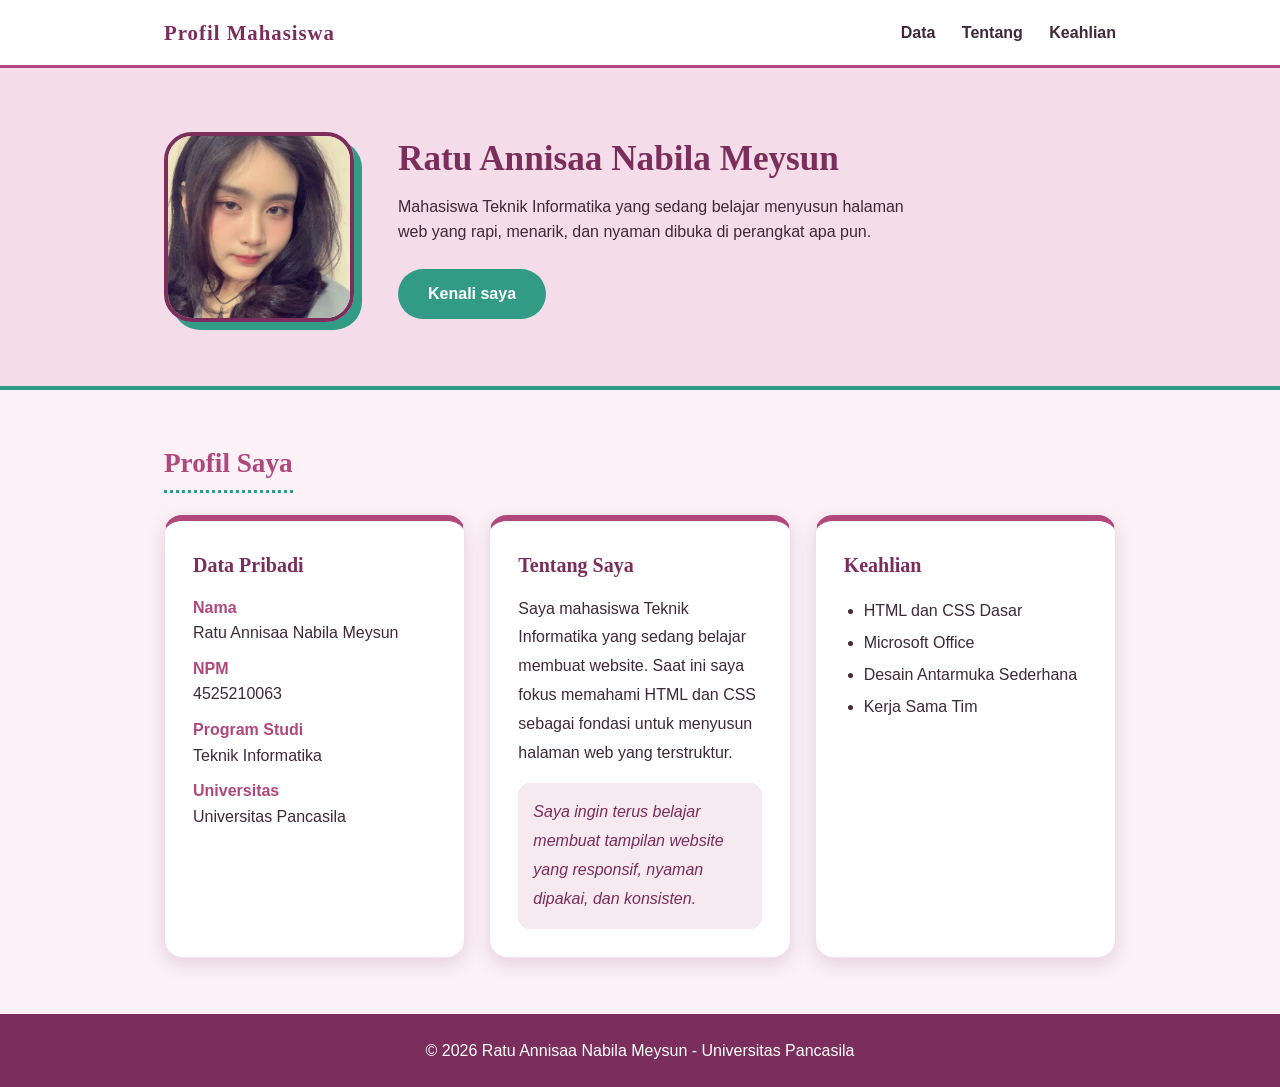
<file: pertemuan-4-tugasprak/index.html>
<!DOCTYPE html>
<html lang="id">
<head>
  <meta charset="UTF-8">
  <meta name="viewport" content="width=device-width, initial-scale=1.0">
  <meta name="description" content="Halaman profil Ratu Annisaa Nabila Meysun, mahasiswa Teknik Informatika Universitas Pancasila.">
  <title>Profil Mahasiswa - Pertemuan 4</title>
  <link rel="stylesheet" href="style.css">
</head>
<body>

  <!-- HEADER -->
  <header class="header">
    <div class="container header__inner">
      <a href="#beranda" class="logo">Profil Mahasiswa</a>
      <nav class="nav" aria-label="Navigasi utama">
        <a href="#data">Data</a>
        <a href="#tentang">Tentang</a>
        <a href="#keahlian">Keahlian</a>
      </nav>
    </div>
  </header>

  <main>

    <!-- HERO -->
    <section class="hero" id="beranda">
      <div class="container hero__inner">
        <img class="hero__foto" src="img/ratu.jpg" alt="Foto profil Ratu Annisaa Nabila Meysun" width="190" height="190">
        <div class="hero__teks">
          <h1>Ratu Annisaa Nabila Meysun</h1>
          <p>Mahasiswa Teknik Informatika yang sedang belajar menyusun halaman web yang rapi, menarik, dan nyaman dibuka di perangkat apa pun.</p>
          <a href="#tentang" class="btn">Kenali saya</a>
        </div>
      </div>
    </section>

    <!-- PROFIL: 3 card -->
    <section class="section" id="data">
      <div class="container">
        <h2 class="section-title">Profil Saya</h2>
        <div class="cards">

          <article class="card">
            <h3>Data Pribadi</h3>
            <dl class="data">
              <dt>Nama</dt>
              <dd>Ratu Annisaa Nabila Meysun</dd>
              <dt>NPM</dt>
              <dd>4525210063</dd>
              <dt>Program Studi</dt>
              <dd>Teknik Informatika</dd>
              <dt>Universitas</dt>
              <dd>Universitas Pancasila</dd>
            </dl>
          </article>

          <article class="card" id="tentang">
            <h3>Tentang Saya</h3>
            <p>
              Saya mahasiswa Teknik Informatika yang sedang belajar membuat website. Saat ini saya fokus
              memahami HTML dan CSS sebagai fondasi untuk menyusun halaman web yang terstruktur.
            </p>
            <p class="quote">
              Saya ingin terus belajar membuat tampilan website yang responsif, nyaman dipakai, dan konsisten.
            </p>
          </article>

          <article class="card" id="keahlian">
            <h3>Keahlian</h3>
            <ul class="skills">
              <li>HTML dan CSS Dasar</li>
              <li>Microsoft Office</li>
              <li>Desain Antarmuka Sederhana</li>
              <li>Kerja Sama Tim</li>
            </ul>
          </article>

        </div>
      </div>
    </section>

  </main>

  <!-- FOOTER -->
  <footer class="footer">
    <div class="container">
      <p>&copy; 2026 Ratu Annisaa Nabila Meysun - Universitas Pancasila</p>
    </div>
  </footer>

</body>
</html>
</file>
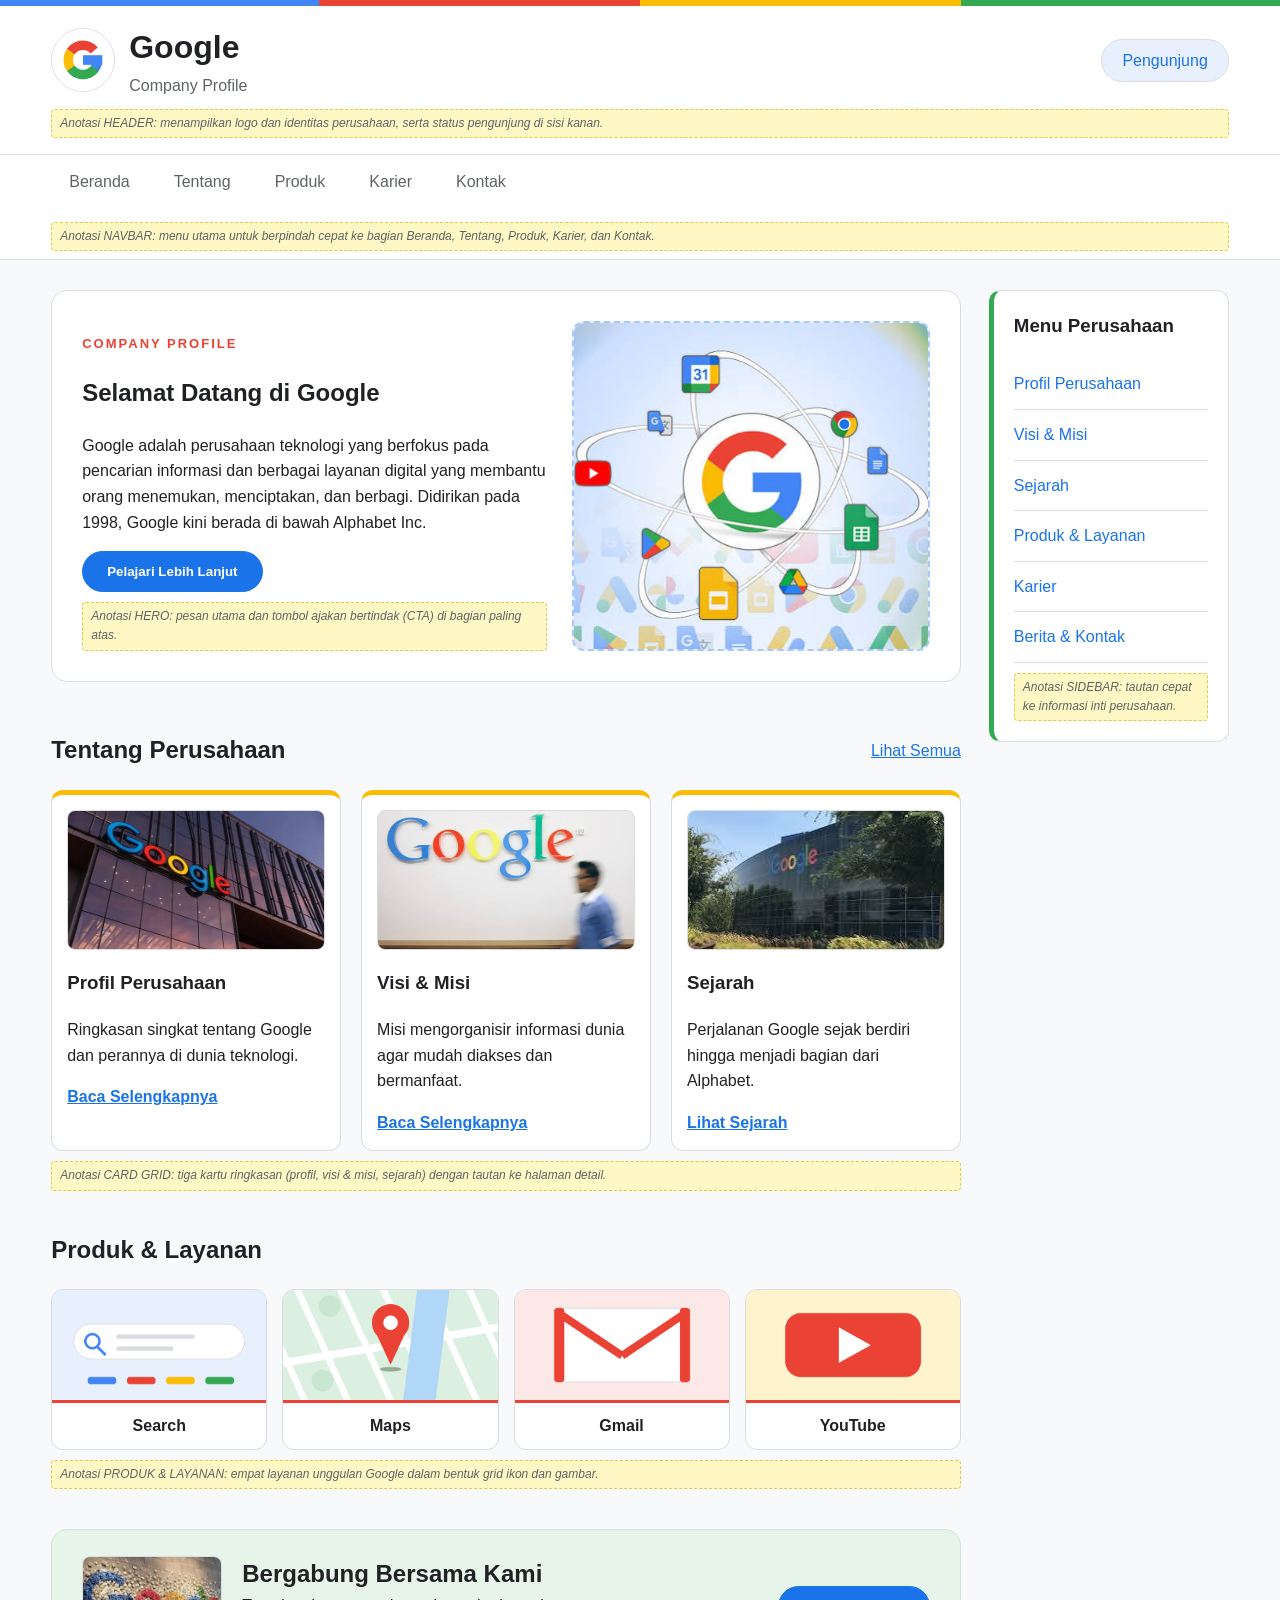
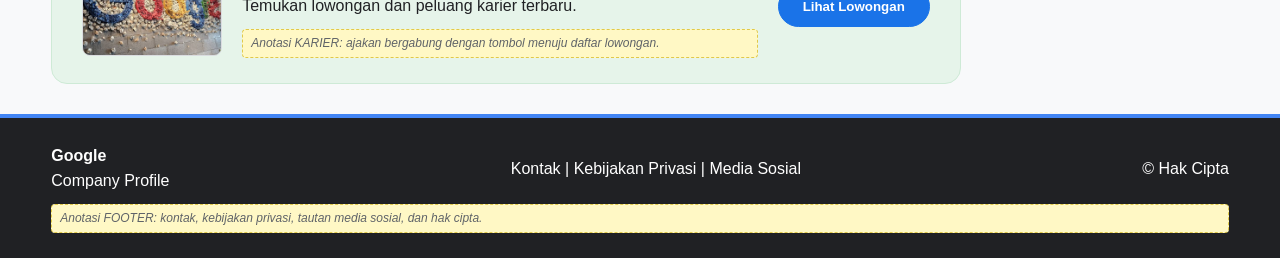
<file: pertemuan-5-tugasprak/index.html>
<!DOCTYPE html>
<html lang="id">
<head>
    <meta charset="UTF-8">
    <meta name="viewport" content="width=device-width, initial-scale=1.0">
    <title>Wireframe Company Profile Google</title>
    <link rel="stylesheet" href="css/style.css">
</head>
<body>

    <!-- Header -->
    <header>
        <div class="container header-wrapper">
            <div class="brand">
                <img class="logo" src="images/logo.png" alt="Logo Google">
                <div>
                    <h1>Google</h1>
                    <p>Company Profile</p>
                </div>
            </div>
            <div class="profile">
                Pengunjung
            </div>
        </div>
        <div class="container">
            <p class="note">Anotasi HEADER: menampilkan logo dan identitas perusahaan, serta status pengunjung di sisi kanan.</p>
        </div>
    </header>

    <!-- Navigation -->
    <nav>
        <div class="container nav-wrapper">
            <a href="#beranda">Beranda</a>
            <a href="#tentang">Tentang</a>
            <a href="#produk">Produk</a>
            <a href="#karier">Karier</a>
            <a href="#kontak">Kontak</a>
        </div>
        <div class="container">
            <p class="note">Anotasi NAVBAR: menu utama untuk berpindah cepat ke bagian Beranda, Tentang, Produk, Karier, dan Kontak.</p>
        </div>
    </nav>

    <!-- Main -->
    <main class="container main-layout">

        <!-- Sidebar -->
        <aside class="sidebar">
            <h3>Menu Perusahaan</h3>
            <a href="#tentang">Profil Perusahaan</a>
            <a href="#tentang">Visi &amp; Misi</a>
            <a href="#tentang">Sejarah</a>
            <a href="#produk">Produk &amp; Layanan</a>
            <a href="#karier">Karier</a>
            <a href="#kontak">Berita &amp; Kontak</a>
            <p class="note">Anotasi SIDEBAR: tautan cepat ke informasi inti perusahaan.</p>
        </aside>

        <!-- Main Content -->
        <section class="content">

            <!-- Hero -->
            <section id="beranda" class="hero">
                <div class="hero-text">
                    <p class="label">COMPANY PROFILE</p>
                    <h2>Selamat Datang di Google</h2>
                    <p>
                        Google adalah perusahaan teknologi yang berfokus pada
                        pencarian informasi dan berbagai layanan digital yang
                        membantu orang menemukan, menciptakan, dan berbagi.
                        Didirikan pada 1998, Google kini berada di bawah
                        Alphabet Inc.
                    </p>
                    <button>
                        Pelajari Lebih Lanjut
                    </button>
                    <p class="note">Anotasi HERO: pesan utama dan tombol ajakan bertindak (CTA) di bagian paling atas.</p>
                </div>
                <div class="hero-image">
                    <img src="images/hero.png" alt="Banner Google">
                </div>
            </section>

            <!-- Tentang -->
            <section id="tentang">
                <div class="section-title">
                    <h2>Tentang Perusahaan</h2>
                    <a href="#">Lihat Semua</a>
                </div>
                <div class="card-grid">
                    <article class="card">
                        <div class="card-image">
                            <img src="images/profil.png" alt="Profil Perusahaan">
                        </div>
                        <h3>Profil Perusahaan</h3>
                        <p>
                            Ringkasan singkat tentang Google dan perannya di dunia teknologi.
                        </p>
                        <a href="#">Baca Selengkapnya</a>
                    </article>
                    <article class="card">
                        <div class="card-image">
                            <img src="images/visi-misi.png" alt="Visi dan Misi">
                        </div>
                        <h3>Visi &amp; Misi</h3>
                        <p>
                            Misi mengorganisir informasi dunia agar mudah diakses dan bermanfaat.
                        </p>
                        <a href="#">Baca Selengkapnya</a>
                    </article>
                    <article class="card">
                        <div class="card-image">
                            <img src="images/sejarah.jpg" alt="Sejarah Perusahaan">
                        </div>
                        <h3>Sejarah</h3>
                        <p>
                            Perjalanan Google sejak berdiri hingga menjadi bagian dari Alphabet.
                        </p>
                        <a href="#">Lihat Sejarah</a>
                    </article>
                </div>
                <p class="note">Anotasi CARD GRID: tiga kartu ringkasan (profil, visi &amp; misi, sejarah) dengan tautan ke halaman detail.</p>
            </section>

            <!-- Produk -->
            <section id="produk" class="layanan">
                <h2>Produk &amp; Layanan</h2>
                <div class="layanan-grid">
                    <div class="layanan-item">
                        <img src="images/search.png" alt="Google Search">
                        <span>Search</span>
                    </div>
                    <div class="layanan-item">
                        <img src="images/maps.png" alt="Google Maps">
                        <span>Maps</span>
                    </div>
                    <div class="layanan-item">
                        <img src="images/gmail.png" alt="Gmail">
                        <span>Gmail</span>
                    </div>
                    <div class="layanan-item">
                        <img src="images/youtube.png" alt="YouTube">
                        <span>YouTube</span>
                    </div>
                </div>
                <p class="note">Anotasi PRODUK &amp; LAYANAN: empat layanan unggulan Google dalam bentuk grid ikon dan gambar.</p>
            </section>

            <!-- Karier -->
            <section id="karier" class="karier">
                <img class="karier-image" src="images/karier.png" alt="Karier di Google">
                <div class="karier-text">
                    <h2>Bergabung Bersama Kami</h2>
                    <p>Temukan lowongan dan peluang karier terbaru.</p>
                    <p class="note">Anotasi KARIER: ajakan bergabung dengan tombol menuju daftar lowongan.</p>
                </div>
                <button>
                    Lihat Lowongan
                </button>
            </section>
        </section>
    </main>

    <!-- Footer -->
    <footer id="kontak">
        <div class="container footer-wrapper">
            <div>
                <strong>Google</strong>
                <p>Company Profile</p>
            </div>
            <div>
                Kontak | Kebijakan Privasi | Media Sosial
            </div>
            <div>
                &copy; Hak Cipta
            </div>
        </div>
        <div class="container">
            <p class="note">Anotasi FOOTER: kontak, kebijakan privasi, tautan media sosial, dan hak cipta.</p>
        </div>
    </footer>

</body>
</html>
</file>
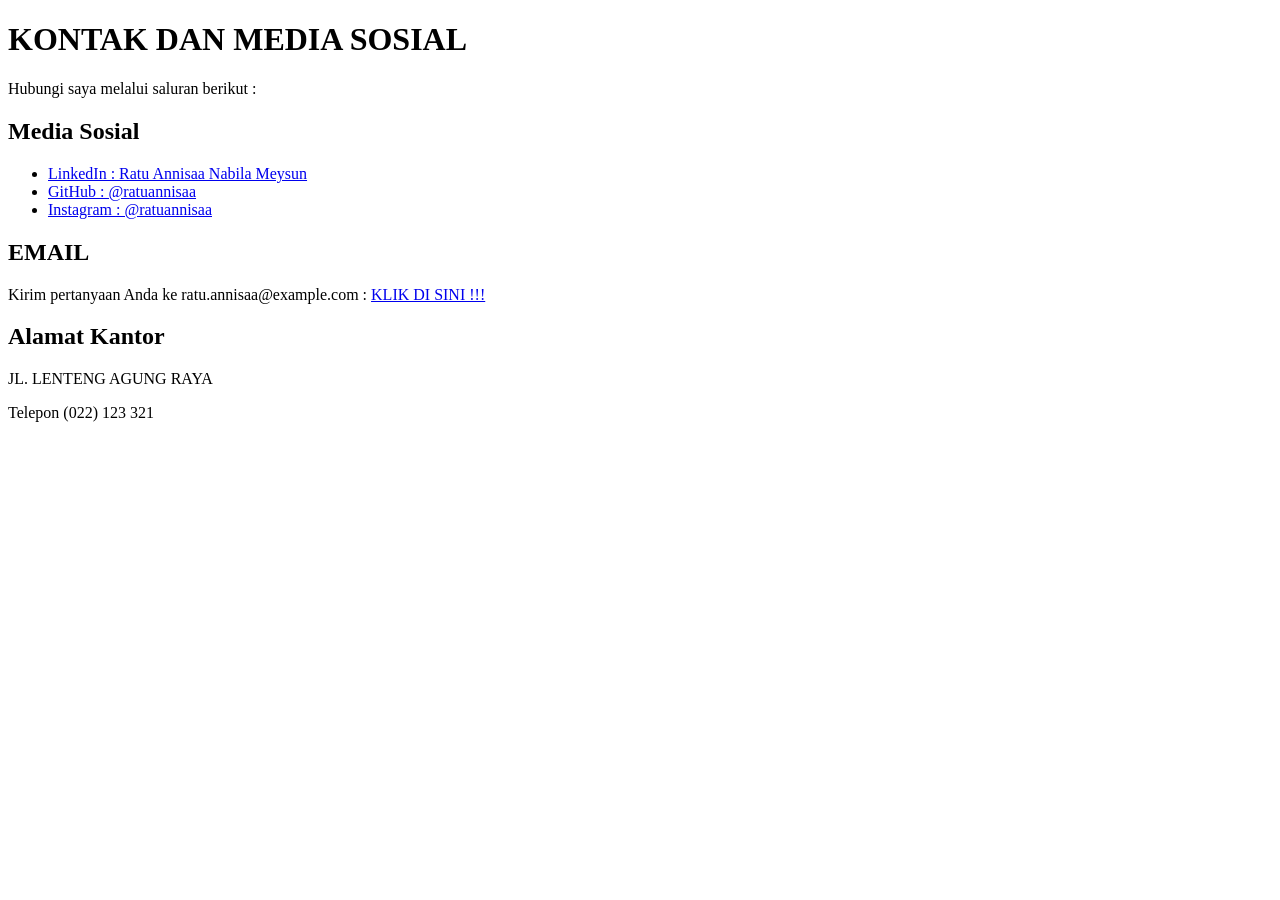
<file: pertemuan1-2-prakdw-4525210063-RatuAnnisaaNabilaMeysun/index.html>
<!DOCTYPE html>
<html lang="id">
<head>
    <meta charset="UTF-8">
    <meta name="viewport" content="width=device-width, initial-scale=1.0">
    <title>Kontak dan Media Sosial</title>
</head>
<body>
    <h1>KONTAK DAN MEDIA SOSIAL</h1>
    <p>Hubungi saya melalui saluran berikut :</p>

    <h2>Media Sosial</h2>
    <ul>
        <li><a href="https://www.linkedin.com/" target="_blank">LinkedIn : Ratu Annisaa Nabila Meysun</a></li>
        <li><a href="https://github.com/" target="_blank">GitHub : @ratuannisaa</a></li>
        <li><a href="https://www.instagram.com/" target="_blank">Instagram : @ratuannisaa</a></li>
    </ul>

    <h2>EMAIL</h2>
    <p>Kirim pertanyaan Anda ke ratu.annisaa@example.com : <a href="mailto:ratu.annisaa@example.com">KLIK DI SINI !!!</a></p>

    <h2>Alamat Kantor</h2>
    <p>JL. LENTENG AGUNG RAYA</p>
    <p>Telepon (022) 123 321</p>
</body>
</html>
</file>
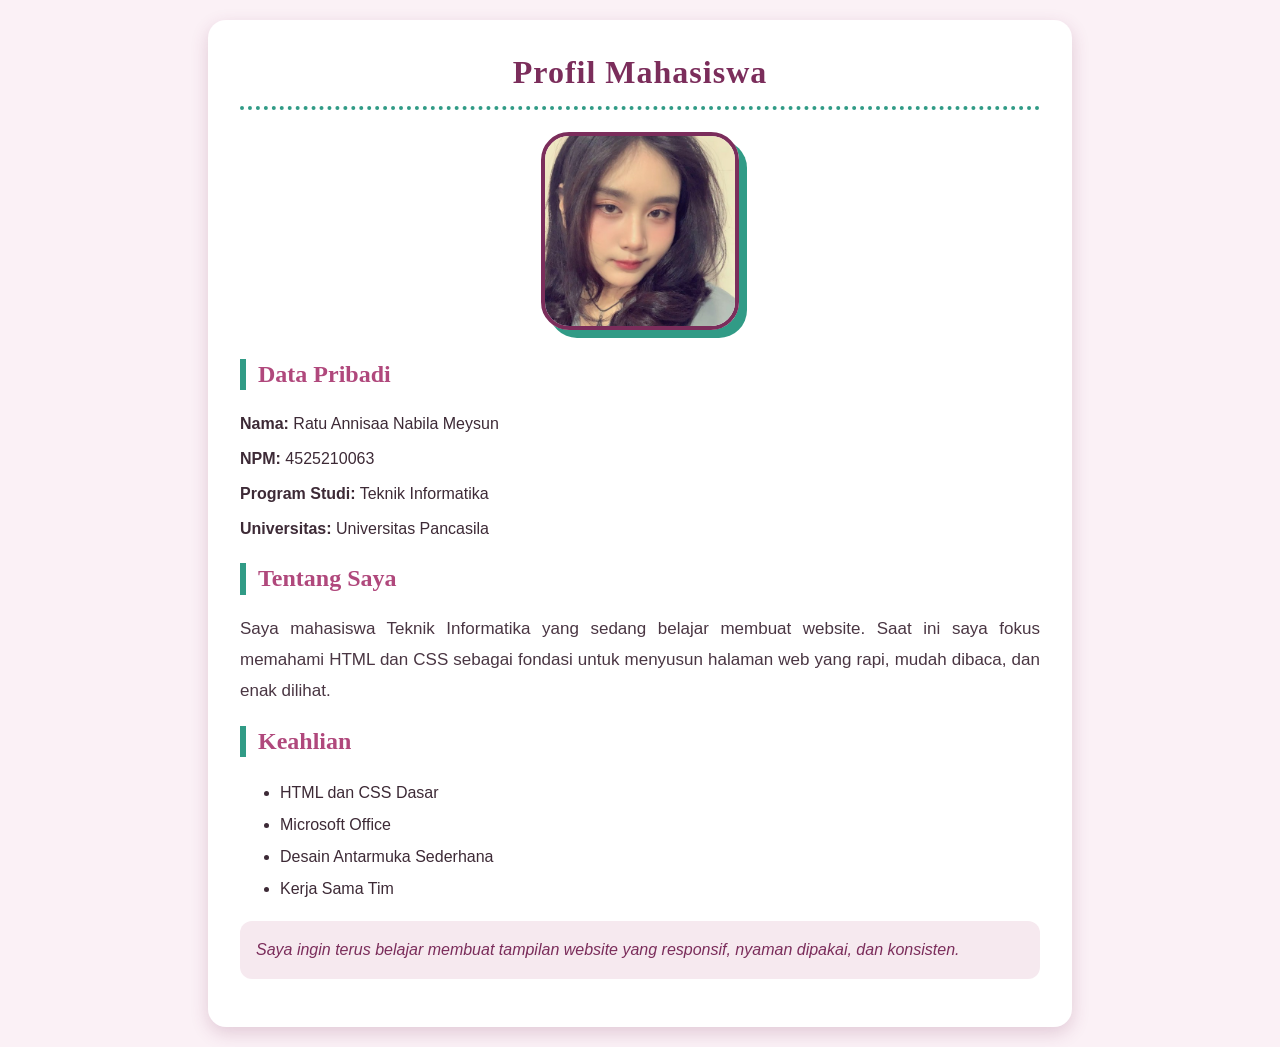
<file: pertemuan3-prakdw-4525210063-Ratu-Annisaa-Nabila-Meysun/index.html>
<!DOCTYPE html>
<html lang="id">
<head>
  <meta charset="UTF-8">
  <meta name="viewport" content="width=device-width, initial-scale=1.0">
  <title>Profil Mahasiswa - Pertemuan 3</title>
</head>
<body style="
  font-family: Verdana, Geneva, sans-serif;
  background-color: #fbf1f6;
  margin: 0;
  padding: 20px;
  line-height: 1.6;
">

  <!-- Kartu utama -->
  <div style="
    max-width: 800px;
    margin: 0 auto;
    background-color: #ffffff;
    padding: 32px;
    border-radius: 18px;
    box-shadow: 0 6px 18px rgba(123, 45, 91, 0.2);
  ">

    <!-- Judul Utama -->
    <h1 style="
      font-family: 'Palatino Linotype', 'Book Antiqua', Palatino, serif;
      color: #7b2d5b;
      font-size: 32px;
      font-weight: bold;
      text-align: center;
      text-transform: capitalize;
      letter-spacing: 1px;
      line-height: 1.3;
      margin: 0 0 10px 0;
      padding-bottom: 12px;
      border-bottom: 4px dotted hsl(168, 52%, 40%);
    ">
      Profil Mahasiswa
    </h1>

    <!-- Foto Profil -->
    <div style="text-align: center; margin: 22px 0;">
      <img src="img/ratu.jpg" alt="Foto Profil Ratu Annisaa Nabila Meysun" width="190" style="
        max-width: 60%;
        height: auto;
        border-radius: 28px;
        border: 4px solid #7b2d5b;
        box-shadow: 8px 8px 0 hsl(168, 52%, 40%);
      ">
    </div>

    <!-- Data Pribadi -->
    <h2 style="font-family: Palatino Linotype, Book Antiqua, Palatino, serif; color: rgb(176, 72, 124); font-size: 24px; line-height: 1.3; border-left: 6px solid hsl(168, 52%, 40%); padding-left: 12px;">
      Data Pribadi
    </h2>
    <p style="color: #3d2a36; font-size: 16px; line-height: 1.8; margin: 6px 0;">
      <strong>Nama:</strong> Ratu Annisaa Nabila Meysun
    </p>
    <p style="color: #3d2a36; font-size: 16px; line-height: 1.8; margin: 6px 0;">
      <strong>NPM:</strong> 4525210063
    </p>
    <p style="color: #3d2a36; font-size: 16px; line-height: 1.8; margin: 6px 0;">
      <strong>Program Studi:</strong> Teknik Informatika
    </p>
    <p style="color: #3d2a36; font-size: 16px; line-height: 1.8; margin: 6px 0;">
      <strong>Universitas:</strong> Universitas Pancasila
    </p>

    <!-- Tentang Saya -->
    <h2 style="font-family: Palatino Linotype, Book Antiqua, Palatino, serif; color: rgb(176, 72, 124); font-size: 24px; line-height: 1.3; border-left: 6px solid hsl(168, 52%, 40%); padding-left: 12px;">
      Tentang Saya
    </h2>
    <p style="
      color: #4a3643;
      font-size: 17px;
      line-height: 1.8;
      text-align: justify;
    ">
      Saya mahasiswa Teknik Informatika yang sedang belajar membuat website. Saat ini saya fokus
      memahami HTML dan CSS sebagai fondasi untuk menyusun halaman web yang rapi, mudah dibaca,
      dan enak dilihat.
    </p>

    <!-- Keahlian -->
    <h2 style="font-family: Palatino Linotype, Book Antiqua, Palatino, serif; color: rgb(176, 72, 124); font-size: 24px; line-height: 1.3; border-left: 6px solid hsl(168, 52%, 40%); padding-left: 12px;">
      Keahlian
    </h2>
    <ul style="color: #3d2a36; font-size: 16px; line-height: 2;">
      <li>HTML dan CSS Dasar</li>
      <li>Microsoft Office</li>
      <li>Desain Antarmuka Sederhana</li>
      <li>Kerja Sama Tim</li>
    </ul>

    <!-- Kutipan minat -->
    <p style="
      background-color: rgba(176, 72, 124, 0.12);
      color: #7b2d5b;
      padding: 16px;
      font-size: 16px;
      font-style: italic;
      border-radius: 12px;
    ">
      Saya ingin terus belajar membuat tampilan website yang responsif, nyaman dipakai, dan konsisten.
    </p>

  </div>

</body>
</html>
</file>
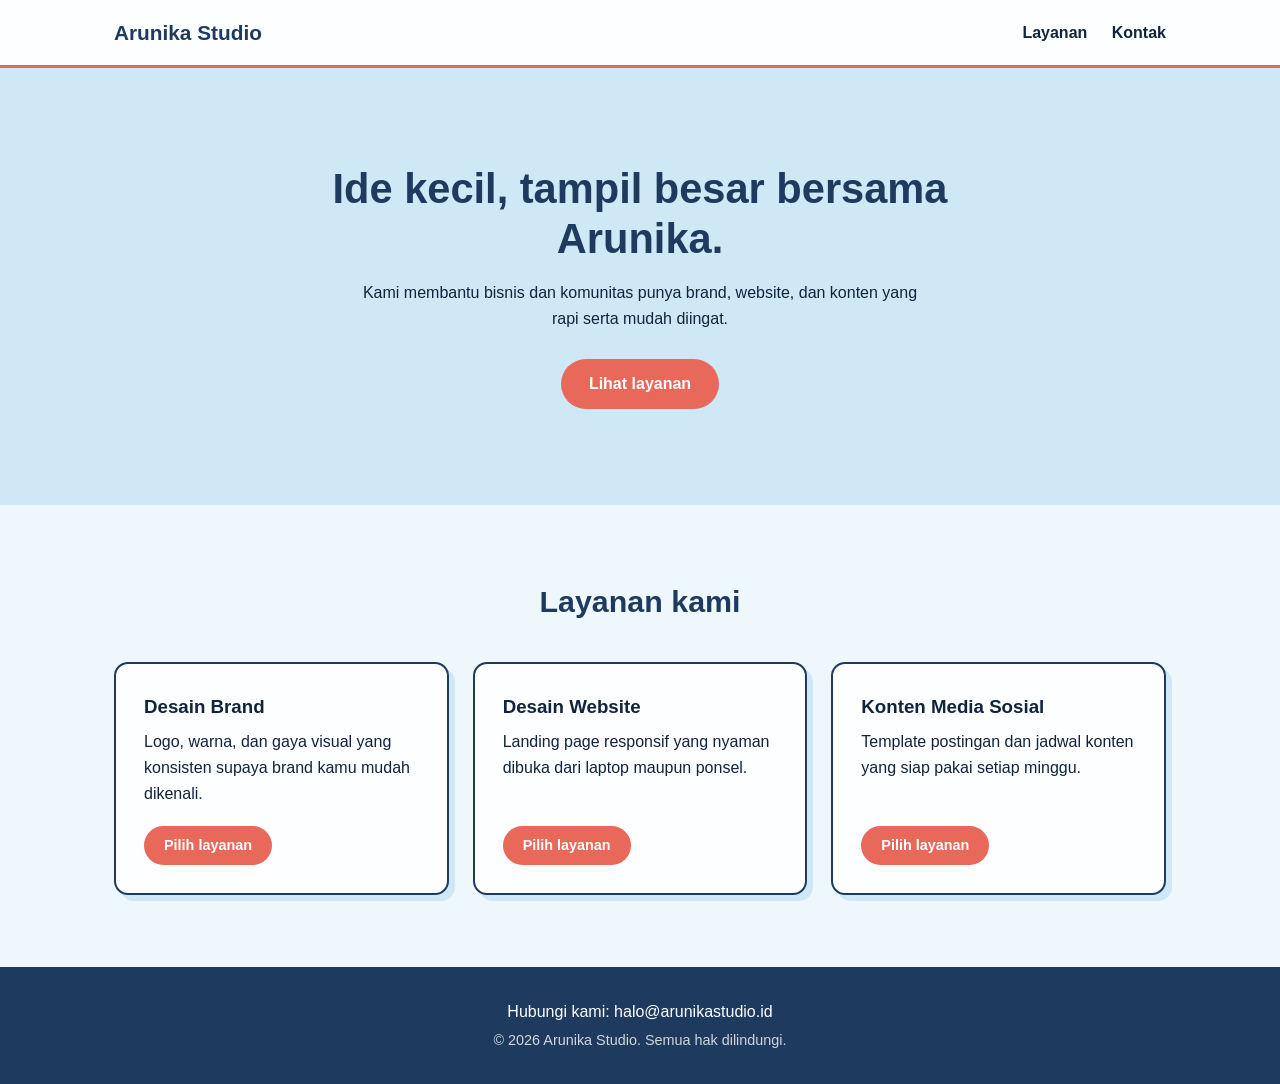
<file: pertemuan-4-tugasprak/arunika-studio/index.html>
<!DOCTYPE html>
<html lang="id">
<head>
  <meta charset="UTF-8">
  <meta name="viewport" content="width=device-width, initial-scale=1.0">
  <meta name="description" content="Arunika Studio: desain brand, website, dan konten media sosial.">
  <title>Arunika Studio</title>
  <link rel="stylesheet" href="style.css">
</head>
<body>

  <!-- HEADER -->
  <header class="header">
    <div class="container header__inner">
      <a href="#" class="logo">Arunika Studio</a>
      <nav class="nav" aria-label="Navigasi utama">
        <a href="#layanan">Layanan</a>
        <a href="#kontak">Kontak</a>
      </nav>
    </div>
  </header>

  <main>

  <!-- HERO -->
  <section class="hero">
    <div class="container">
      <h1>Ide kecil, tampil besar bersama Arunika.</h1>
      <p>Kami membantu bisnis dan komunitas punya brand, website, dan konten yang rapi serta mudah diingat.</p>
      <a href="#layanan" class="btn">Lihat layanan</a>
    </div>
  </section>

  <!-- LAYANAN -->
  <section class="services" id="layanan">
    <div class="container">
      <h2>Layanan kami</h2>
      <div class="services__grid">

        <article class="card">
          <h3>Desain Brand</h3>
          <p>Logo, warna, dan gaya visual yang konsisten supaya brand kamu mudah dikenali.</p>
          <a href="#kontak" class="btn btn--small">Pilih layanan</a>
        </article>

        <article class="card">
          <h3>Desain Website</h3>
          <p>Landing page responsif yang nyaman dibuka dari laptop maupun ponsel.</p>
          <a href="#kontak" class="btn btn--small">Pilih layanan</a>
        </article>

        <article class="card">
          <h3>Konten Media Sosial</h3>
          <p>Template postingan dan jadwal konten yang siap pakai setiap minggu.</p>
          <a href="#kontak" class="btn btn--small">Pilih layanan</a>
        </article>

      </div>
    </div>
  </section>

  </main>

  <!-- FOOTER -->
  <footer class="footer" id="kontak">
    <div class="container">
      <p>Hubungi kami: halo@arunikastudio.id</p>
      <p>&copy; 2026 Arunika Studio. Semua hak dilindungi.</p>
    </div>
  </footer>

</body>
</html>
</file>
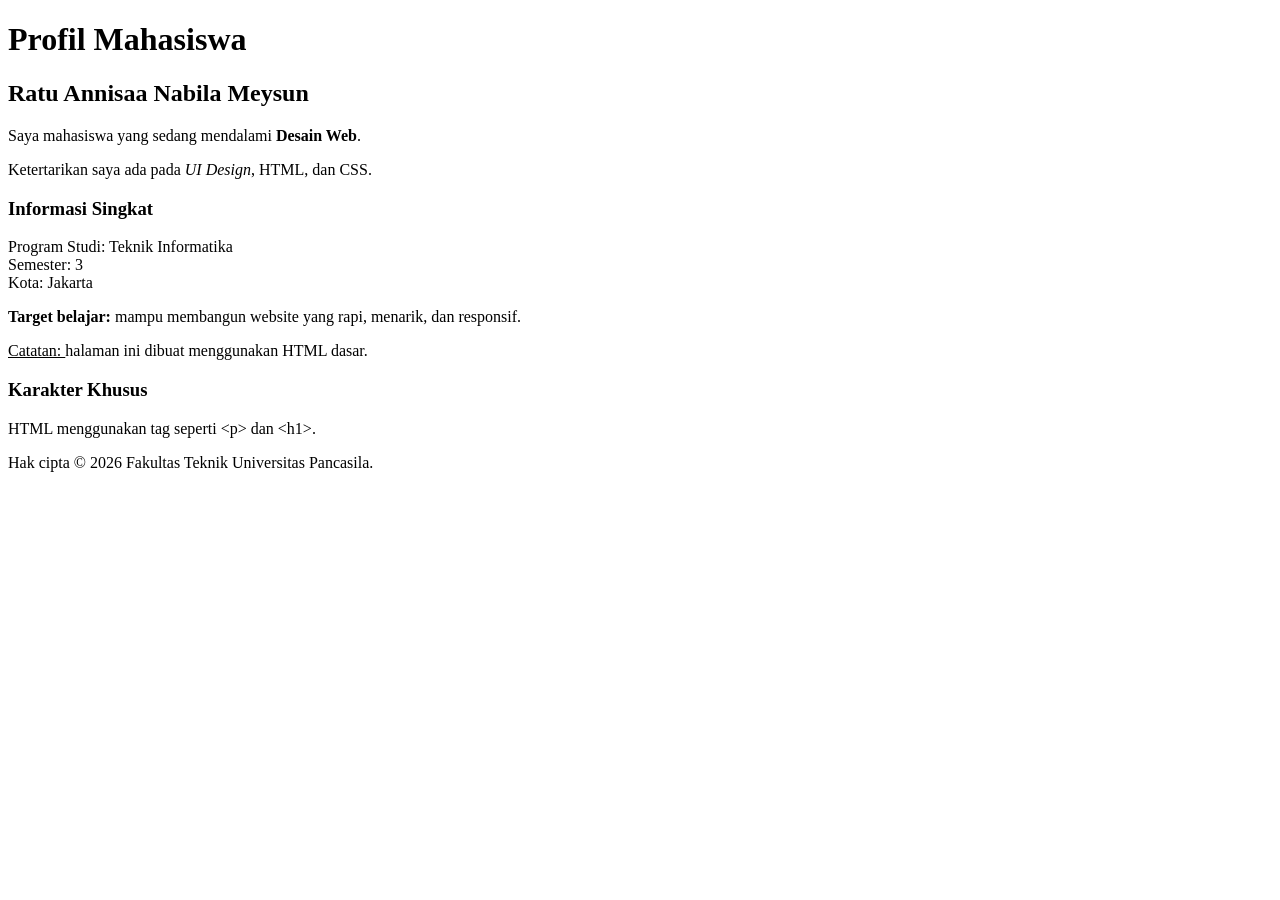
<file: pertemuan1-2-prakdw-4525210063-RatuAnnisaaNabilaMeysun/contohprogram.html>
<!DOCTYPE html>
<html lang="id">
<head>
    <meta charset="UTF-8">
    <meta name="viewport" content="width=device-width, initial-scale=1.0">
    <title>Profil Mahasiswa</title>
</head>
<body>
    <h1>Profil Mahasiswa</h1>
    <h2>Ratu Annisaa Nabila Meysun</h2>
    <p>Saya mahasiswa yang sedang mendalami <strong>Desain Web</strong>.</p>
    <p>Ketertarikan saya ada pada <em>UI Design</em>, HTML, dan CSS.</p>
    <h3>Informasi Singkat</h3>
    <p>Program Studi: Teknik Informatika<br>
        Semester: 3<br>
        Kota: Jakarta</p>
    <p><b>Target belajar: </b> mampu membangun website yang rapi, menarik, dan responsif.</p>
    <p><u>Catatan: </u> halaman ini dibuat menggunakan HTML dasar.</p>
    <h3>Karakter Khusus</h3>
    <p>HTML menggunakan tag seperti &lt;p&gt; dan &lt;h1&gt;.</p>
    <p>Hak cipta &copy; 2026 Fakultas Teknik Universitas Pancasila.</p>
</body>
</html>
</file>
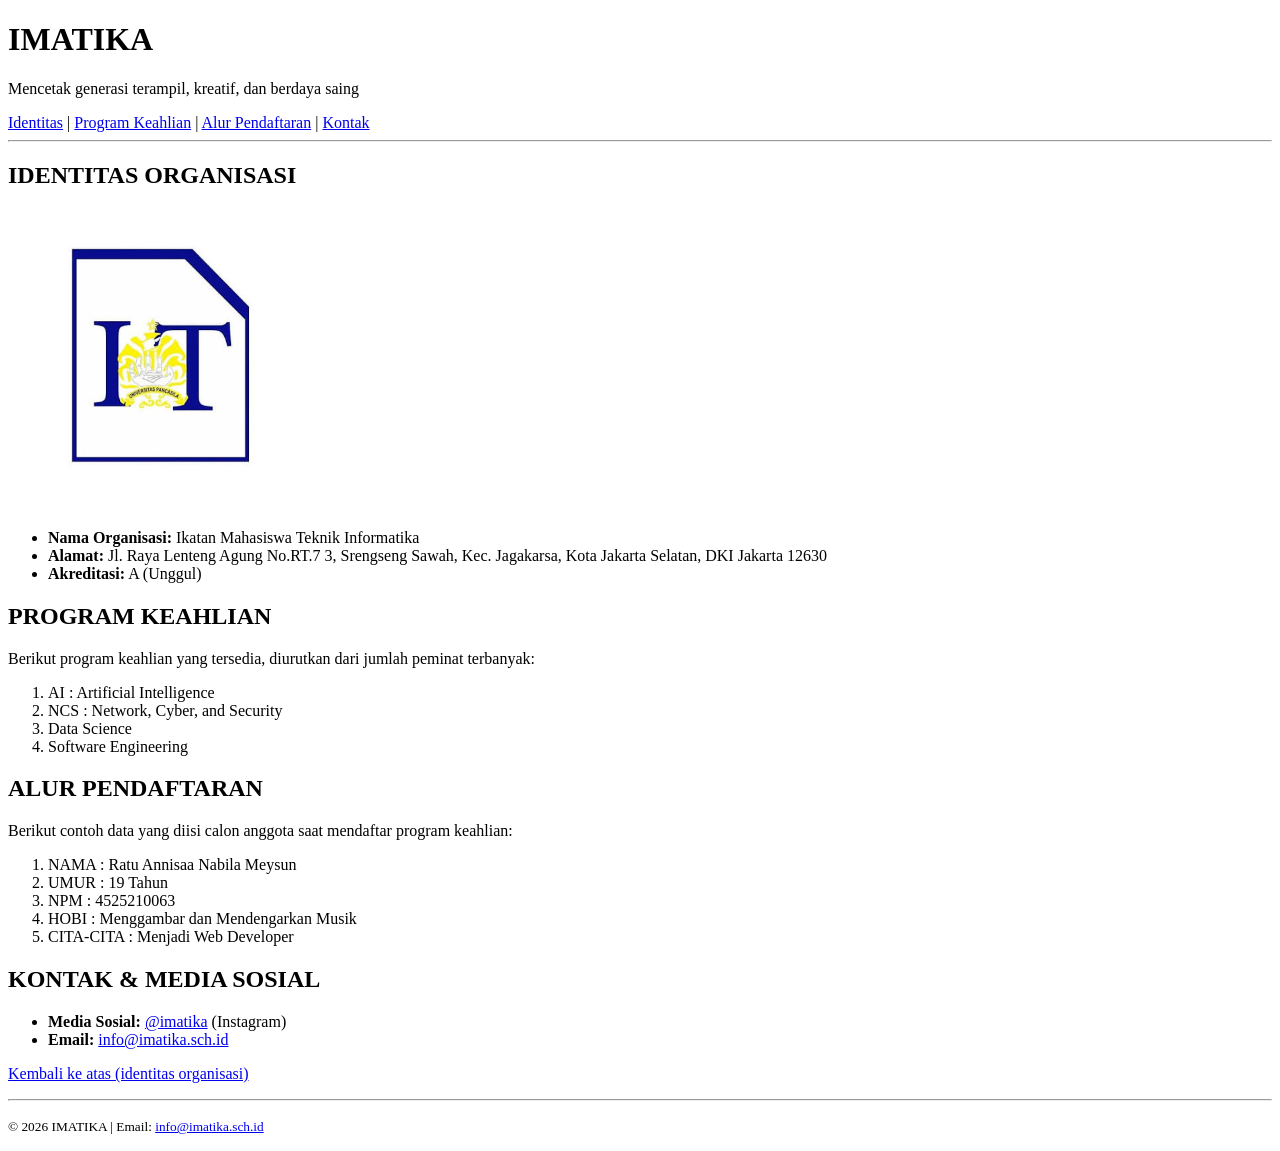
<file: pertemuan1-2-prakdw-4525210063-RatuAnnisaaNabilaMeysun/TugasPrak.html>
<!DOCTYPE html>
<html lang="id">
<head>
<meta charset="UTF-8">
<meta name="viewport" content="width=device-width, initial-scale=1.0">
<title>Profil IMATIKA</title>
</head>
<body>

<h1>IMATIKA</h1>
<p>Mencetak generasi terampil, kreatif, dan berdaya saing</p>

<nav>
  <a href="#identitas">Identitas</a> |
  <a href="#program-keahlian">Program Keahlian</a> |
  <a href="#pendaftaran">Alur Pendaftaran</a> |
  <a href="#kontak">Kontak</a>
</nav>

<hr>

<h2 id="identitas">IDENTITAS ORGANISASI</h2>
<img src="img/imatika.jpg" alt="LOGO IMATIKA" width="300" height="300">

<ul>
  <li><b>Nama Organisasi:</b> Ikatan Mahasiswa Teknik Informatika</li>
  <li><b>Alamat:</b> Jl. Raya Lenteng Agung No.RT.7 3, Srengseng Sawah, Kec. Jagakarsa, Kota Jakarta Selatan, DKI Jakarta 12630</li>
  <li><b>Akreditasi:</b> A (Unggul)</li>
</ul>

<h2 id="program-keahlian">PROGRAM KEAHLIAN</h2>
<p>Berikut program keahlian yang tersedia, diurutkan dari jumlah peminat terbanyak:</p>
<ol>
  <li>AI : Artificial Intelligence</li>
  <li>NCS : Network, Cyber, and Security</li>
  <li>Data Science</li>
  <li>Software Engineering</li>
</ol>

<h2 id="pendaftaran">ALUR PENDAFTARAN</h2>
<p>Berikut contoh data yang diisi calon anggota saat mendaftar program keahlian:</p>
<ol>
  <li>NAMA : Ratu Annisaa Nabila Meysun</li>
  <li>UMUR : 19 Tahun</li>
  <li>NPM  : 4525210063</li>
  <li>HOBI : Menggambar dan Mendengarkan Musik</li>
  <li>CITA-CITA : Menjadi Web Developer</li>
</ol>

<h2 id="kontak">KONTAK &amp; MEDIA SOSIAL</h2>
<ul>
  <li><b>Media Sosial:</b> <a href="https://www.instagram.com/" target="_blank">@imatika</a> (Instagram)</li>
  <li><b>Email:</b> <a href="mailto:info@imatika.sch.id">info@imatika.sch.id</a></li>
</ul>
<p><a href="#identitas">Kembali ke atas (identitas organisasi)</a></p>

<hr>
<p><small>&copy; 2026 IMATIKA | Email: <a href="mailto:info@imatika.sch.id">info@imatika.sch.id</a></small></p>

</body>
</html>
</file>
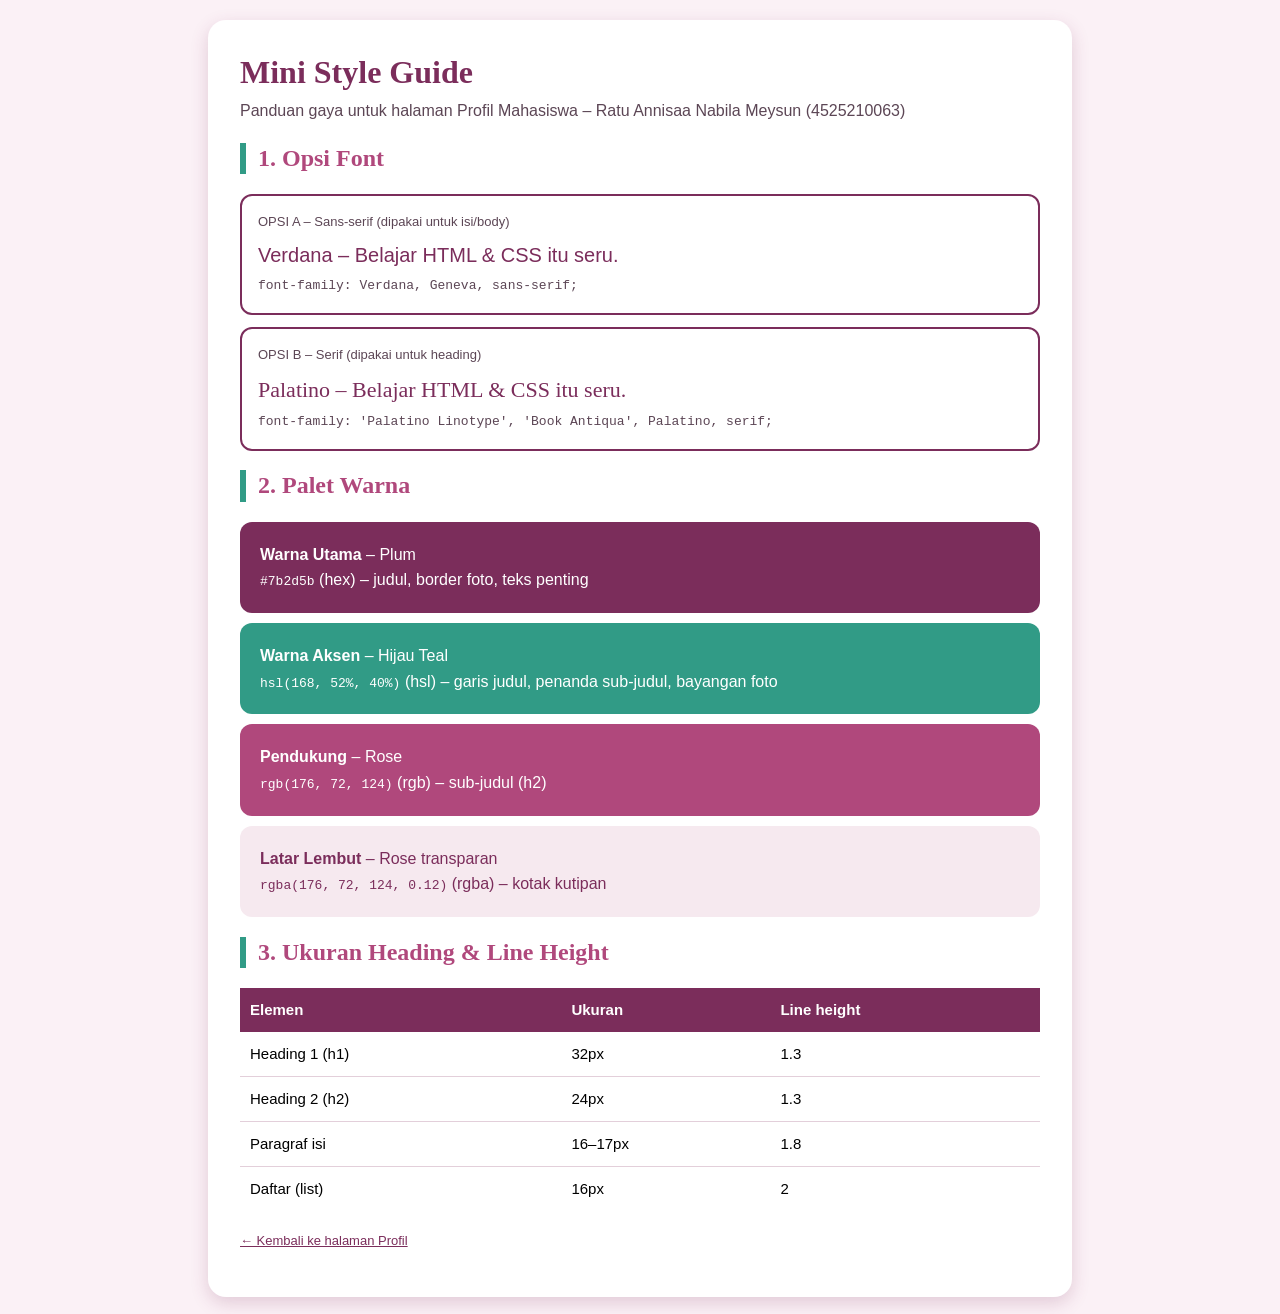
<file: pertemuan3-prakdw-4525210063-Ratu-Annisaa-Nabila-Meysun/styleguide.html>
<!DOCTYPE html>
<html lang="id">
<head>
  <meta charset="UTF-8">
  <meta name="viewport" content="width=device-width, initial-scale=1.0">
  <title>Mini Style Guide - Profil Mahasiswa</title>
</head>
<body style="font-family: Verdana, Geneva, sans-serif; background-color: #fbf1f6; margin: 0; padding: 20px; line-height: 1.6;">

  <div style="max-width: 800px; margin: 0 auto; background-color: #ffffff; padding: 32px; border-radius: 18px; box-shadow: 0 6px 18px rgba(123, 45, 91, 0.2);">

    <h1 style="font-family: 'Palatino Linotype', 'Book Antiqua', Palatino, serif; color: #7b2d5b; font-size: 32px; line-height: 1.3; margin: 0 0 4px 0;">Mini Style Guide</h1>
    <p style="color: #5c4655; margin-top: 0;">Panduan gaya untuk halaman Profil Mahasiswa &ndash; Ratu Annisaa Nabila Meysun (4525210063)</p>

    <!-- 1. Font -->
    <h2 style="font-family: Palatino Linotype, Book Antiqua, Palatino, serif; color: rgb(176, 72, 124); font-size: 24px; line-height: 1.3; border-left: 6px solid hsl(168, 52%, 40%); padding-left: 12px;">1. Opsi Font</h2>

    <div style="border: 2px solid #7b2d5b; border-radius: 12px; padding: 16px; margin-bottom: 12px;">
      <p style="margin: 0; font-size: 13px; color: #5c4655;">OPSI A &ndash; Sans-serif (dipakai untuk isi/body)</p>
      <p style="margin: 6px 0 0 0; font-family: Verdana, Geneva, sans-serif; font-size: 20px; color: #7b2d5b;">Verdana &ndash; Belajar HTML &amp; CSS itu seru.</p>
      <p style="margin: 4px 0 0 0; font-size: 13px; color: #5c4655;"><code>font-family: Verdana, Geneva, sans-serif;</code></p>
    </div>

    <div style="border: 2px solid #7b2d5b; border-radius: 12px; padding: 16px;">
      <p style="margin: 0; font-size: 13px; color: #5c4655;">OPSI B &ndash; Serif (dipakai untuk heading)</p>
      <p style="margin: 6px 0 0 0; font-family: 'Palatino Linotype', 'Book Antiqua', Palatino, serif; font-size: 22px; color: #7b2d5b;">Palatino &ndash; Belajar HTML &amp; CSS itu seru.</p>
      <p style="margin: 4px 0 0 0; font-size: 13px; color: #5c4655;"><code>font-family: 'Palatino Linotype', 'Book Antiqua', Palatino, serif;</code></p>
    </div>

    <!-- 2. Warna -->
    <h2 style="font-family: Palatino Linotype, Book Antiqua, Palatino, serif; color: rgb(176, 72, 124); font-size: 24px; line-height: 1.3; border-left: 6px solid hsl(168, 52%, 40%); padding-left: 12px;">2. Palet Warna</h2>

    <div style="padding: 20px; border-radius: 12px; background-color: #7b2d5b; color: #ffffff; margin-bottom: 10px;">
      <strong>Warna Utama</strong> &ndash; Plum<br><code>#7b2d5b</code> (hex) &ndash; judul, border foto, teks penting
    </div>
    <div style="padding: 20px; border-radius: 12px; background-color: hsl(168, 52%, 40%); color: #ffffff; margin-bottom: 10px;">
      <strong>Warna Aksen</strong> &ndash; Hijau Teal<br><code>hsl(168, 52%, 40%)</code> (hsl) &ndash; garis judul, penanda sub-judul, bayangan foto
    </div>
    <div style="padding: 20px; border-radius: 12px; background-color: rgb(176, 72, 124); color: #ffffff; margin-bottom: 10px;">
      <strong>Pendukung</strong> &ndash; Rose<br><code>rgb(176, 72, 124)</code> (rgb) &ndash; sub-judul (h2)
    </div>
    <div style="padding: 20px; border-radius: 12px; background-color: rgba(176, 72, 124, 0.12); color: #7b2d5b;">
      <strong>Latar Lembut</strong> &ndash; Rose transparan<br><code>rgba(176, 72, 124, 0.12)</code> (rgba) &ndash; kotak kutipan
    </div>

    <!-- 3. Heading -->
    <h2 style="font-family: Palatino Linotype, Book Antiqua, Palatino, serif; color: rgb(176, 72, 124); font-size: 24px; line-height: 1.3; border-left: 6px solid hsl(168, 52%, 40%); padding-left: 12px;">3. Ukuran Heading &amp; Line Height</h2>

    <table style="width: 100%; border-collapse: collapse; font-size: 15px;">
      <tr style="background-color: #7b2d5b; color: #ffffff; text-align: left;">
        <th style="padding: 10px;">Elemen</th>
        <th style="padding: 10px;">Ukuran</th>
        <th style="padding: 10px;">Line height</th>
      </tr>
      <tr style="border-bottom: 1px solid #e3cfda;">
        <td style="padding: 10px;">Heading 1 (h1)</td>
        <td style="padding: 10px;">32px</td>
        <td style="padding: 10px;">1.3</td>
      </tr>
      <tr style="border-bottom: 1px solid #e3cfda;">
        <td style="padding: 10px;">Heading 2 (h2)</td>
        <td style="padding: 10px;">24px</td>
        <td style="padding: 10px;">1.3</td>
      </tr>
      <tr style="border-bottom: 1px solid #e3cfda;">
        <td style="padding: 10px;">Paragraf isi</td>
        <td style="padding: 10px;">16&ndash;17px</td>
        <td style="padding: 10px;">1.8</td>
      </tr>
      <tr>
        <td style="padding: 10px;">Daftar (list)</td>
        <td style="padding: 10px;">16px</td>
        <td style="padding: 10px;">2</td>
      </tr>
    </table>

    <p style="margin-top: 20px; font-size: 13px; color: #5c4655;"><a href="index.html" style="color: #7b2d5b;">&larr; Kembali ke halaman Profil</a></p>
  </div>

</body>
</html>
</file>
<file: pertemuan-4-tugasprak/style.css>
/* =====================================================
   Tugas Praktikum Pertemuan 4 - Desain Web
   Halaman Profil Mahasiswa (index.html + style.css)
   Konsep: Box Model, class reusable, media query < 768px
   ===================================================== */

/* ===== Reset & Variabel ===== */
:root {
  --plum: #7b2d5b;
  --rose: rgb(176, 72, 124);
  --teal: hsl(168, 52%, 40%);
  --latar: #fbf1f6;
  --latar-alt: #f4dce8;
  --putih: #ffffff;
  --teks: #3d2a36;
}

/* Box model: border-box membuat width sudah termasuk padding + border */
* {
  box-sizing: border-box;
  margin: 0;
  padding: 0;
}

html {
  scroll-behavior: smooth;
}

body {
  font-family: Verdana, Geneva, sans-serif;
  line-height: 1.6;
  color: var(--teks);
  background: var(--latar);
}

img {
  max-width: 100%;
  height: auto;
  display: block;
}

/* ===== Class reusable 1: .container =====
   Membatasi lebar konten + padding kiri/kanan (box model) */
.container {
  width: 100%;
  max-width: 1000px;
  margin: 0 auto;
  padding: 0 24px;
}

/* ===== Class reusable 2: .card =====
   content + padding + border + margin (box model lengkap) */
.card {
  background: var(--putih);
  padding: 28px;
  border: 1px solid var(--latar-alt);
  border-top: 6px solid var(--rose);
  border-radius: 18px;
  box-shadow: 0 6px 18px rgba(123, 45, 91, 0.16);
}

.card h3 {
  font-family: "Palatino Linotype", "Book Antiqua", Palatino, serif;
  color: var(--plum);
  font-size: 1.25rem;
  margin-bottom: 14px;
}

.card p {
  line-height: 1.8;
}

/* ===== Class reusable 3: .section-title ===== */
.section-title {
  font-family: "Palatino Linotype", "Book Antiqua", Palatino, serif;
  color: var(--rose);
  font-size: 1.7rem;
  line-height: 1.3;
  margin-bottom: 22px;
  padding-bottom: 8px;
  border-bottom: 3px dotted var(--teal);
  display: inline-block;
}

/* ===== Class reusable 4: .btn ===== */
.btn {
  display: inline-block;
  padding: 12px 30px;
  background: var(--teal);
  color: var(--putih);
  font-weight: bold;
  text-decoration: none;
  border-radius: 999px;
}

.btn:hover,
.btn:focus-visible {
  background: var(--plum);
}

/* ===== Header ===== */
.header {
  background: var(--putih);
  border-bottom: 3px solid var(--rose);
  padding: 16px 0;
}

.header__inner {
  display: flex;
  justify-content: space-between;
  align-items: center;
}

.logo {
  color: var(--plum);
  font-family: "Palatino Linotype", "Book Antiqua", Palatino, serif;
  font-size: 1.3rem;
  font-weight: bold;
  text-decoration: none;
  letter-spacing: 1px;
}

.nav a {
  margin-left: 22px;
  color: var(--teks);
  font-weight: bold;
  text-decoration: none;
  padding-bottom: 4px;
}

.nav a:hover {
  color: var(--rose);
  border-bottom: 3px solid var(--teal);
}

/* ===== Hero ===== */
.hero {
  padding: 64px 0;
  background: var(--latar-alt);
  border-bottom: 4px solid var(--teal);
}

.hero__inner {
  display: flex;
  align-items: center;
  gap: 44px;
}

.hero__foto {
  flex-shrink: 0;
  width: 190px;
  height: 190px;
  object-fit: cover;
  border: 4px solid var(--plum);
  border-radius: 28px;
  box-shadow: 8px 8px 0 var(--teal);
}

.hero__teks h1 {
  font-family: "Palatino Linotype", "Book Antiqua", Palatino, serif;
  color: var(--plum);
  font-size: 2.2rem;
  line-height: 1.3;
  margin-bottom: 12px;
}

.hero__teks p {
  max-width: 520px;
  margin-bottom: 24px;
}

/* ===== Section ===== */
.section {
  padding: 56px 0;
}

/* ===== Data pribadi ===== */
.data dd {
  margin-bottom: 10px;
}

.data dt {
  font-weight: bold;
  color: var(--rose);
}

/* ===== Kutipan ===== */
.quote {
  margin-top: 16px;
  padding: 15px;
  background: rgba(176, 72, 124, 0.12);
  color: var(--plum);
  font-style: italic;
  border-radius: 12px;
}

/* ===== 3 card: 3 kolom di desktop ===== */
.cards {
  display: grid;
  grid-template-columns: repeat(3, 1fr);
  gap: 24px;
}

.skills {
  padding-left: 20px;
  line-height: 2;
}

/* ===== Footer ===== */
.footer {
  background: var(--plum);
  color: var(--putih);
  text-align: center;
  padding: 24px 0;
}

/* =====================================================
   Responsive: layar di bawah 768px
   ===================================================== */
@media (max-width: 767px) {
  .header__inner {
    flex-direction: column;
    gap: 8px;
  }

  .nav a {
    margin: 0 10px;
  }

  .hero {
    padding: 40px 0;
  }

  .hero__inner {
    flex-direction: column;
    text-align: center;
  }

  .hero__teks h1 {
    font-size: 1.7rem;
  }

  .hero__teks p {
    margin-left: auto;
    margin-right: auto;
  }

  .section {
    padding: 40px 0;
  }

  .card {
    padding: 20px;
  }

  /* 3 card jadi 1 kolom */
  .cards {
    grid-template-columns: 1fr;
  }
}
</file>
<file: pertemuan-5-tugasprak/css/style.css>
:root {
    --g-blue: #4285f4;
    --g-blue-dark: #1a73e8;
    --g-blue-soft: #e8f0fe;
    --g-red: #ea4335;
    --g-yellow: #fbbc05;
    --g-green: #34a853;
    --surface: #ffffff;
    --page-background: #f8f9fa;
    --text: #202124;
    --muted-text: #5f6368;
    --border: #dadce0;
}

* {
    box-sizing: border-box;
}

body {
    margin: 0;
    font-family: "Trebuchet MS", Tahoma, sans-serif;
    background-color: var(--page-background);
    color: var(--text);
    line-height: 1.6;
}

.container {
    width: 92%;
    max-width: 1200px;
    margin: auto;
}

/* ANOTASI */
.note {
    font-size: 12px;
    font-style: italic;
    color: var(--muted-text);
    background-color: #fff8c5;
    border: 1px dashed #e0c94a;
    border-radius: 4px;
    padding: 4px 8px;
    margin: 10px 0 0;
}

/* =========================
   HEADER
   ========================= */
header {
    background-color: var(--surface);
    color: var(--text);
    border-top: 6px solid;
    border-image: linear-gradient(90deg, var(--g-blue) 0 25%, var(--g-red) 25% 50%, var(--g-yellow) 50% 75%, var(--g-green) 75% 100%) 1;
    padding: 16px 0;
}

.header-wrapper {
    display: flex;
    justify-content: space-between;
    align-items: center;
}

.brand {
    display: flex;
    align-items: center;
    gap: 14px;
}

.logo {
    width: 64px;
    height: 64px;
    object-fit: contain;
    background-color: var(--surface);
    border: 1px solid var(--border);
    border-radius: 50%;
}

.brand h1 {
    margin: 0;
}

.brand p {
    margin: 0;
    color: var(--muted-text);
}

.profile {
    padding: 8px 20px;
    border: 1px solid var(--border);
    border-radius: 999px;
    background-color: var(--g-blue-soft);
    color: var(--g-blue-dark);
}

/* =========================
   NAV
   ========================= */
nav {
    background-color: var(--surface);
    border-top: 1px solid var(--border);
    border-bottom: 1px solid var(--border);
    padding-bottom: 8px;
}

.nav-wrapper {
    display: flex;
    gap: 8px;
}

nav a {
    display: block;
    padding: 14px 18px;
    text-decoration: none;
    color: var(--muted-text);
    border-bottom: 3px solid transparent;
}

nav a:hover {
    color: var(--g-blue-dark);
    border-bottom-color: var(--g-blue-dark);
}

/* =========================
   MAIN LAYOUT (sidebar di kanan)
   ========================= */
.main-layout {
    display: grid;
    grid-template-columns: 1fr 240px;
    gap: 28px;
    margin-top: 30px;
    margin-bottom: 30px;
}

/* =========================
   SIDEBAR
   ========================= */
.sidebar {
    order: 2;
    background-color: var(--surface);
    border: 1px solid var(--border);
    border-left: 5px solid var(--g-green);
    border-radius: 12px;
    padding: 20px;
    align-self: start;
}

.sidebar h3 {
    margin-top: 0;
}

.sidebar a {
    display: block;
    color: var(--g-blue-dark);
    text-decoration: none;
    border-bottom: 1px solid var(--border);
    padding: 12px 0;
}

.sidebar a:hover {
    font-weight: bold;
}

/* =========================
   CONTENT
   ========================= */
.content {
    order: 1;
    min-width: 0;
}

/* =========================
   HERO
   ========================= */
.hero {
    display: grid;
    grid-template-columns: 1.3fr 1fr;
    gap: 25px;
    padding: 30px;
    border: 1px solid var(--border);
    border-radius: 16px;
    background-color: var(--surface);
    margin-bottom: 30px;
}

.hero-image {
    min-height: 220px;
    border: 2px dashed #a8c7fa;
    border-radius: 12px;
    display: flex;
    align-items: center;
    justify-content: center;
    background-color: var(--g-blue-soft);
    overflow: hidden;
}

.hero-image img {
    width: 100%;
    height: 100%;
    object-fit: cover;
    display: block;
}

.label {
    font-size: 13px;
    font-weight: bold;
    letter-spacing: 2px;
    color: var(--g-red);
}

button {
    padding: 12px 24px;
    border: 1px solid var(--g-blue-dark);
    border-radius: 999px;
    background-color: var(--g-blue-dark);
    color: var(--surface);
    font-weight: bold;
    cursor: pointer;
}

button:hover {
    background-color: #174ea6;
}

/* =========================
   SECTION TITLE
   ========================= */
.section-title {
    display: flex;
    justify-content: space-between;
    align-items: center;
}

.section-title a {
    color: var(--g-blue-dark);
}

/* =========================
   CARD
   ========================= */
.card-grid {
    display: grid;
    grid-template-columns: repeat(3, 1fr);
    gap: 20px;
}

.card {
    background-color: var(--surface);
    border: 1px solid var(--border);
    border-top: 5px solid var(--g-yellow);
    border-radius: 12px;
    padding: 15px;
}

.card-image {
    height: 140px;
    background-color: var(--g-blue-soft);
    border: 1px solid var(--border);
    border-radius: 8px;
    overflow: hidden;
}

.card-image img {
    width: 100%;
    height: 100%;
    object-fit: cover;
    display: block;
}

.card a {
    color: var(--g-blue-dark);
    font-weight: bold;
}

/* =========================
   LAYANAN / PRODUK
   ========================= */
.layanan {
    margin-top: 40px;
}

.layanan-grid {
    display: grid;
    grid-template-columns: repeat(4, 1fr);
    gap: 15px;
}

.layanan-item {
    border: 1px solid var(--border);
    border-radius: 12px;
    background-color: var(--surface);
    display: flex;
    flex-direction: column;
    font-weight: bold;
    overflow: hidden;
}

.layanan-item img {
    width: 100%;
    height: 110px;
    object-fit: cover;
    display: block;
}

.layanan-item span {
    padding: 10px;
    text-align: center;
    color: var(--text);
    border-top: 3px solid var(--g-red);
}

/* =========================
   KARIER
   ========================= */
.karier {
    margin-top: 40px;
    padding: 25px 30px;
    border: 1px solid #ceead6;
    border-radius: 16px;
    background-color: #e6f4ea;
    display: flex;
    justify-content: space-between;
    align-items: center;
    gap: 20px;
}

.karier-image {
    width: 140px;
    height: 100px;
    object-fit: cover;
    border: 1px solid var(--border);
    border-radius: 8px;
}

.karier-text {
    flex: 1;
}

.karier h2,
.karier p {
    margin: 0;
}

.karier .note {
    margin-top: 10px;
}

/* =========================
   FOOTER
   ========================= */
footer {
    background-color: #202124;
    color: var(--surface);
    border-top: 4px solid var(--g-blue);
    padding: 25px 0;
}

footer p {
    margin: 0;
}

.footer-wrapper {
    display: flex;
    justify-content: space-between;
    align-items: center;
}

/* =========================
   TABLET
   ========================= */
@media (max-width: 900px) {
    .main-layout {
        grid-template-columns: 1fr;
    }
    .sidebar {
        order: 0;
        display: flex;
        flex-wrap: wrap;
        gap: 10px;
        border-left: 1px solid var(--border);
        border-top: 5px solid var(--g-green);
    }
    .sidebar h3 {
        width: 100%;
    }
    .sidebar a {
        border: 1px solid var(--border);
        border-radius: 999px;
        padding: 8px 14px;
    }
    .sidebar .note {
        width: 100%;
    }
    .card-grid {
        grid-template-columns: repeat(2, 1fr);
    }
    .layanan-grid {
        grid-template-columns: repeat(2, 1fr);
    }
}

/* =========================
   SMARTPHONE
   ========================= */
@media (max-width: 600px) {
    .header-wrapper {
        flex-direction: column;
        align-items: flex-start;
        gap: 15px;
    }
    .nav-wrapper {
        flex-direction: column;
        gap: 0;
    }
    nav a {
        border-bottom: 1px solid var(--border);
    }
    .hero {
        grid-template-columns: 1fr;
    }
    .hero-image {
        min-height: 160px;
    }
    .card-grid {
        grid-template-columns: 1fr;
    }
    .layanan-grid {
        grid-template-columns: 1fr;
    }
    .layanan-item img {
        height: 170px;
        object-fit: contain;
    }
    .karier {
        flex-direction: column;
        align-items: flex-start;
    }
    .karier-image {
        width: 100%;
        height: 160px;
    }
    .footer-wrapper {
        flex-direction: column;
        align-items: flex-start;
        gap: 10px;
    }
}
</file>
<file: pertemuan-4-tugasprak/arunika-studio/style.css>
/* ===== Reset & Variabel ===== */
:root {
  --sky: #cfe8f5;
  --sky-soft: #eef7fc;
  --navy: #1f3a5f;
  --navy-gelap: #12233d;
  --coral: #e8685a;
  --putih: #fcfeff;
}

* {
  box-sizing: border-box;
  margin: 0;
  padding: 0;
}

html {
  scroll-behavior: smooth;
}

body {
  font-family: Tahoma, Verdana, sans-serif;
  line-height: 1.6;
  color: var(--navy-gelap);
  background: var(--sky-soft);
}

img {
  max-width: 100%;
  height: auto;
}

/* ===== Class reusable 1: .container ===== */
.container {
  width: 100%;
  max-width: 1100px;
  margin: 0 auto;
  padding: 0 24px;
}

/* ===== Class reusable 2: .btn ===== */
.btn {
  display: inline-block;
  padding: 12px 28px;
  background: var(--coral);
  color: var(--putih);
  text-decoration: none;
  font-weight: 600;
  border-radius: 999px;
}

.btn:hover,
.btn:focus-visible {
  background: var(--navy);
}

.btn--small {
  padding: 8px 20px;
  font-size: 0.9rem;
}

/* ===== Class reusable 3: .card ===== */
.card {
  display: flex;
  flex-direction: column;
  align-items: flex-start;
  background: var(--putih);
  border: 2px solid var(--navy);
  border-radius: 14px;
  padding: 28px;
  box-shadow: 6px 6px 0 var(--sky);
}

.card h3 {
  margin-bottom: 8px;
}

.card p {
  margin-bottom: 20px;
}

/* Tombol selalu rata di dasar card */
.card .btn {
  margin-top: auto;
}

/* ===== Header ===== */
.header {
  background: var(--putih);
  border-bottom: 3px solid var(--coral);
  padding: 16px 0;
}

.header__inner {
  display: flex;
  justify-content: space-between;
  align-items: center;
}

.logo {
  font-size: 1.3rem;
  font-weight: 800;
  color: var(--navy);
  text-decoration: none;
}

.nav a {
  margin-left: 20px;
  color: var(--navy-gelap);
  text-decoration: none;
  font-weight: 600;
}

.nav a:hover {
  color: var(--coral);
}

/* ===== Hero ===== */
.hero {
  padding: 96px 0;
  text-align: center;
  background: var(--sky);
}

.hero h1 {
  font-size: 2.6rem;
  line-height: 1.2;
  max-width: 700px;
  margin: 0 auto 16px;
  color: var(--navy);
}

.hero p {
  max-width: 560px;
  margin: 0 auto 28px;
}

/* ===== Layanan ===== */
.services {
  padding: 72px 0;
}

.services h2 {
  text-align: center;
  margin-bottom: 36px;
  font-size: 1.9rem;
  color: var(--navy);
}

/* Desktop: 3 card berjajar horizontal */
.services__grid {
  display: grid;
  grid-template-columns: repeat(3, 1fr);
  gap: 24px;
}

/* ===== Footer ===== */
.footer {
  background: var(--navy);
  color: var(--putih);
  text-align: center;
  padding: 32px 0;
}

.footer p + p {
  margin-top: 4px;
  font-size: 0.9rem;
  opacity: 0.8;
}

/* ===== Responsive: layar di bawah 768px ===== */
@media (max-width: 767px) {
  .hero {
    padding: 64px 0;
  }

  .hero h1 {
    font-size: 1.9rem;
  }

  /* Berubah jadi 1 kolom vertikal */
  .services__grid {
    grid-template-columns: 1fr;
  }

  .card {
    padding: 20px;
  }

  .header__inner {
    flex-direction: column;
    gap: 8px;
  }

  .nav a {
    margin: 0 10px;
  }
}
</file>
